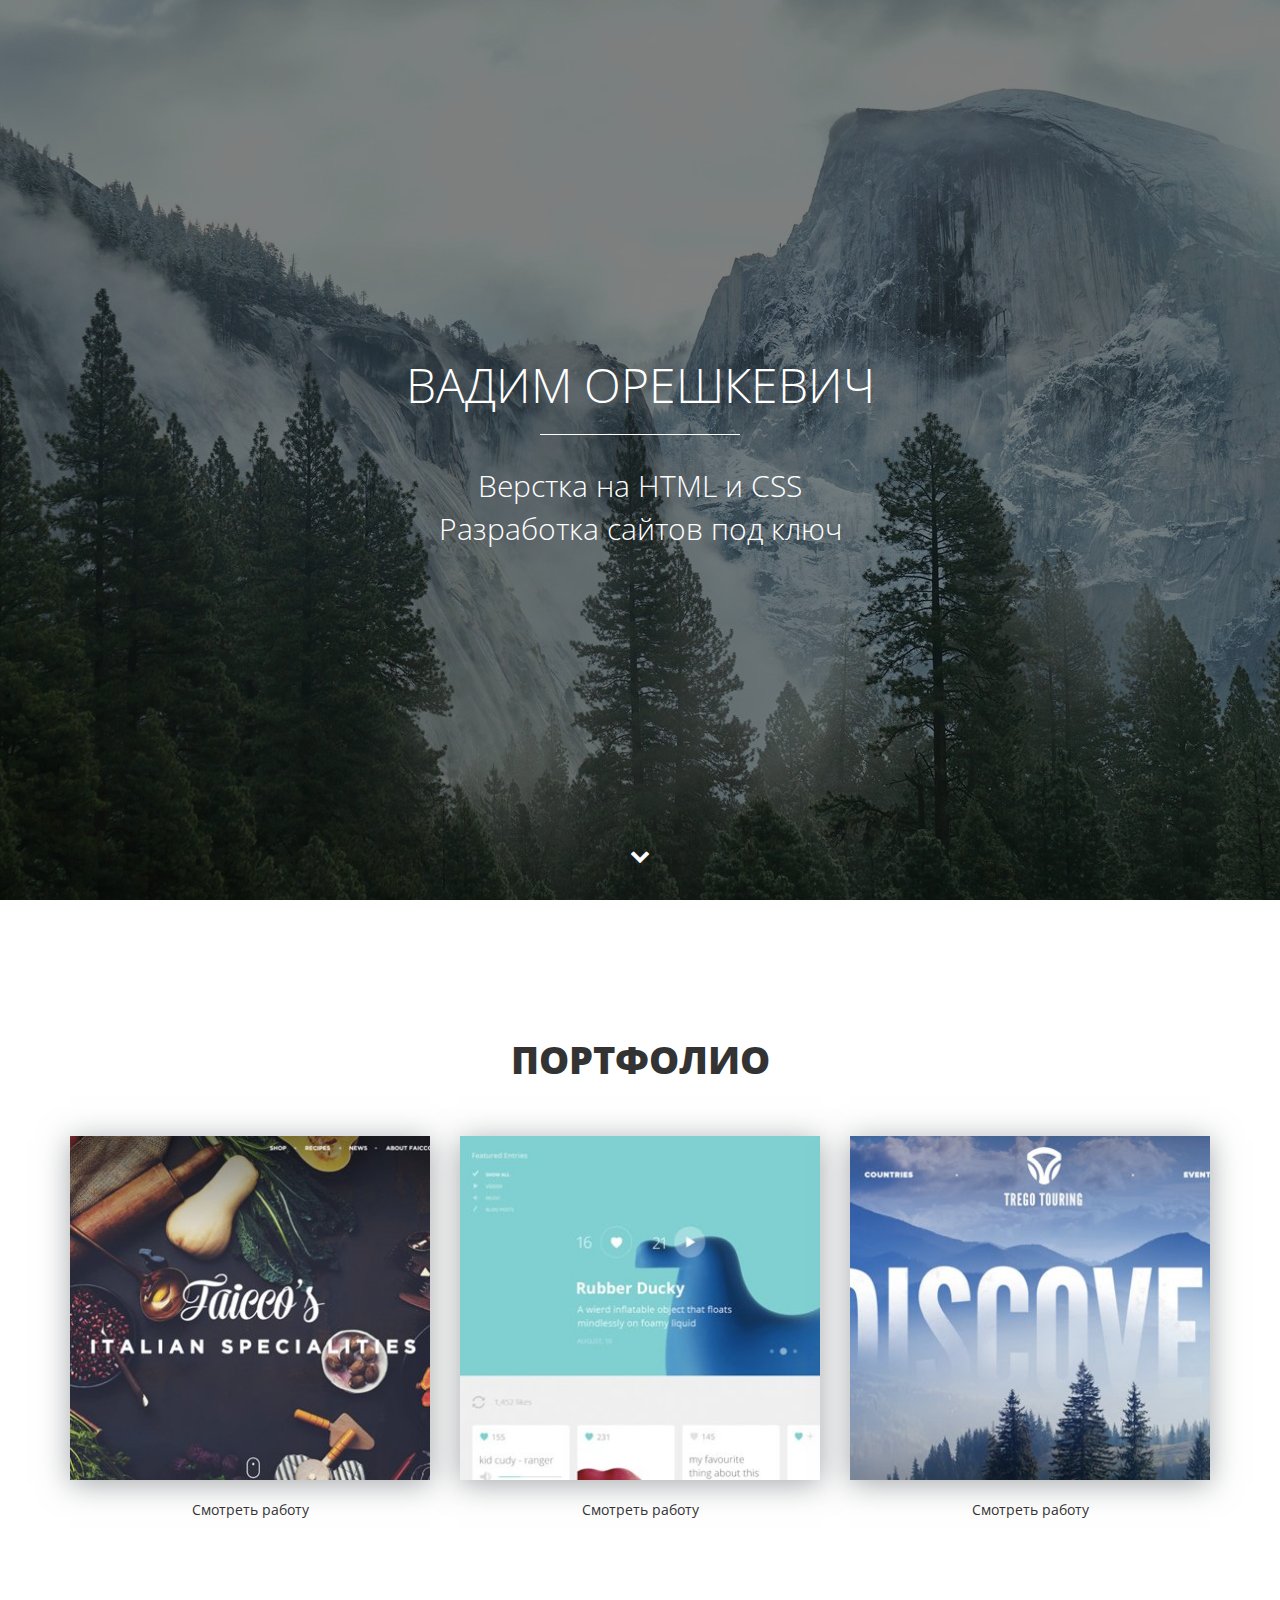
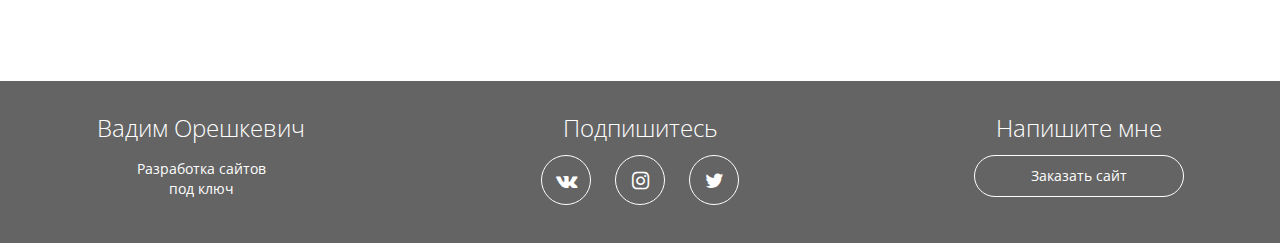
<file: index.html>
<!DOCTYPE html>
<html lang="ru">
  <head>
    <meta charset="utf-8">
    <meta http-equiv="X-UA-Compatible" content="IE=edge">
    <meta name="viewport" content="width=device-width, initial-scale=1">
    <!--meta для соцсетей-->
    <meta property="og:url" content="">
    <meta property="og:type" content="website">
    <meta property="og:title" content="Артем Исламов - верстка сайтов на HTML и CSS">
    <meta property="og:image" content="">
    <meta property="og:description" content="Закажите разработку сайта без посредников от 5 990 рублей">
    <meta property="og:site_name" content="Портфолио верстальщика">
    <meta property="article:author" content="Артем Исламов">
    <!--Заголовок сайта-->
    <title>Орешкевич Вадим - Портфолио</title>
    <link href="https://fonts.googleapis.com/css?family=Open+Sans:400,700&amp;subset=cyrillic" rel="stylesheet">
    <link href="css/bootstrap.min.css" rel="stylesheet">
    <link rel="stylesheet" href="css/fontello.css">
    <link rel="stylesheet" href="css/fontello-embedded.css">
    <link href="css/style.css" rel="stylesheet">
    <!-- Фавиконка-->
    <link rel="shortcut icon" type="image/x-icon" href="favicon.ico">
    <!--[if lt IE 9]>
      <script src="https://oss.maxcdn.com/html5shiv/3.7.3/html5shiv.min.js"></script>
      <script src="https://oss.maxcdn.com/respond/1.4.2/respond.min.js"></script>
    <![endif]-->
  </head>
  <body>
    <div class="main">
      <div class="main-overlay"></div>
      <div class="wrapper">
        <div class="main-header">
          <h1>Вадим Орешкевич</h1>
          <div class="main-line"></div>
          <p>Верстка на HTML и CSS </br>Разработка сайтов под ключ</p>
        </div>
        <a class="main-down" href="#portfolio"><i class="icon-down"></i></a>
      </div>
    </div>

    <div class="portfolio" id="portfolio">
      <div class="container">
        <h2 class="section-header">Портфолио</h2>
        <div class="row">
          <div class="col-md-4">
            <div class="portfolio-block">
              <img src="img/portfolio/1.jpg" alt="Работа №1">
              <a data-toggle="modal" data-work="work-1" href="#work">Смотреть работу</a>
            </div>
          </div>
          <div class="col-md-4">
            <div class="portfolio-block">
              <img src="img/portfolio/2.jpg" alt="Работа №2">
               <a data-toggle="modal" data-work="work-2" href="#work">Смотреть работу</a>
            </div>
          </div>
          <div class="col-md-4">
            <div class="portfolio-block">
              <img src="img/portfolio/3.jpg" alt="Работа №3">
               <a data-toggle="modal" data-work="work-3" href="#work">Смотреть работу</a>
            </div>
          </div>
        </div>
      </div>
    </div>

    <div class="footer">
      <div class="container">
        <div class="row">
          <div class="col-md-3">
            <strong>Вадим Орешкевич</strong>
            <p>Разработка сайтов</br> под ключ</p>
          </div>
          <div class="col-md-6">
            <strong>Подпишитесь</strong>
            <div class="social-links">
              <a href="#"><i class="icon-vk"></i></a>
              <a href="#"><i class="icon-instagram"></i></a>
              <a href="#"><i class="icon-twitter"></i></a>
            </div>
          </div>
          <div class="col-md-3">
            <strong>Напишите мне</strong>
            <a href="https://vk.me/vadim_oreshkevich" class="offer-btn">Заказать сайт</a>
          </div>
        </div>
      </div>
    </div>

    <!-- Всплывающие окна -->
<div class="modal fade" id="work" role="dialog">
  <div class="modal-dialog" role="document">
    <div class="modal-content">
      <div class="modal-header">
        <button type="button" class="close" data-dismiss="modal" aria-label="Close">
          <span aria-hidden="true">&times;</span>
        </button>
         <h4 class="modal-title" >Описание проекта</h4>
      </div>
      <div class="modal-body">
        
      </div>
    </div>
  </div>
</div>
    <!-- jQuery (necessary for Bootstrap's JavaScript plugins) -->
    <script src="https://ajax.googleapis.com/ajax/libs/jquery/1.12.4/jquery.min.js"></script>
    <script src="js/bootstrap.min.js"></script>
    <script>
      $(function () {
        var link = $('a[data-toggle="modal"]');
        link.on('click',function(event) {
          var work = $(this).attr('data-work');
          var modal = $('.modal');
          modal.find('.modal-body').load('.modal-body').load(work+'.html');
        });
      });
    </script>

    <script>
      $(document).ready( function(){
      $(".slowly").on("click", function(event){
      event.preventDefault();
      var id = $(this).attr('href'),
      top = $(id).offset().top;
      $('body,html').animate({scrollTop: top}, 800);

    });
    });
    </script>
  </body>
</html>
</file>
<file: css/fontello.css>
@font-face {
  font-family: 'fontello';
  src: url('../font/fontello.eot?21035309');
  src: url('../font/fontello.eot?21035309#iefix') format('embedded-opentype'),
       url('../font/fontello.woff2?21035309') format('woff2'),
       url('../font/fontello.woff?21035309') format('woff'),
       url('../font/fontello.ttf?21035309') format('truetype'),
       url('../font/fontello.svg?21035309#fontello') format('svg');
  font-weight: normal;
  font-style: normal;
}
/* Chrome hack: SVG is rendered more smooth in Windozze. 100% magic, uncomment if you need it. */
/* Note, that will break hinting! In other OS-es font will be not as sharp as it could be */
/*
@media screen and (-webkit-min-device-pixel-ratio:0) {
  @font-face {
    font-family: 'fontello';
    src: url('../font/fontello.svg?21035309#fontello') format('svg');
  }
}
*/
 
 [class^="icon-"]:before, [class*=" icon-"]:before {
  font-family: "fontello";
  font-style: normal;
  font-weight: normal;
  speak: none;
 
  display: inline-block;
  text-decoration: inherit;
  width: 1em;
  margin-right: .2em;
  text-align: center;
  /* opacity: .8; */
 
  /* For safety - reset parent styles, that can break glyph codes*/
  font-variant: normal;
  text-transform: none;
 
  /* fix buttons height, for twitter bootstrap */
  line-height: 1em;
 
  /* Animation center compensation - margins should be symmetric */
  /* remove if not needed */
  margin-left: .2em;
 
  /* you can be more comfortable with increased icons size */
  /* font-size: 120%; */
 
  /* Font smoothing. That was taken from TWBS */
  -webkit-font-smoothing: antialiased;
  -moz-osx-font-smoothing: grayscale;
 
  /* Uncomment for 3D effect */
  /* text-shadow: 1px 1px 1px rgba(127, 127, 127, 0.3); */
}
 
.icon-down:before { content: '\e800'; } /* '' */
.icon-twitter:before { content: '\f099'; } /* '' */
.icon-instagram:before { content: '\f16d'; } /* '' */
.icon-vk:before { content: '\f189'; } /* '' */
</file>
<file: css/fontello-embedded.css>
@font-face {
  font-family: 'fontello';
  src: url('../font/fontello.eot?10736668');
  src: url('../font/fontello.eot?10736668#iefix') format('embedded-opentype'),
       url('../font/fontello.svg?10736668#fontello') format('svg');
  font-weight: normal;
  font-style: normal;
}
@font-face {
  font-family: 'fontello';
  src: url('[data-uri]') format('woff'),
       url('[data-uri]') format('truetype');
}
/* Chrome hack: SVG is rendered more smooth in Windozze. 100% magic, uncomment if you need it. */
/* Note, that will break hinting! In other OS-es font will be not as sharp as it could be */
/*
@media screen and (-webkit-min-device-pixel-ratio:0) {
  @font-face {
    font-family: 'fontello';
    src: url('../font/fontello.svg?10736668#fontello') format('svg');
  }
}
*/
 
 [class^="icon-"]:before, [class*=" icon-"]:before {
  font-family: "fontello";
  font-style: normal;
  font-weight: normal;
  speak: none;
 
  display: inline-block;
  text-decoration: inherit;
  width: 1em;
  margin-right: .2em;
  text-align: center;
  /* opacity: .8; */
 
  /* For safety - reset parent styles, that can break glyph codes*/
  font-variant: normal;
  text-transform: none;
     
  /* fix buttons height, for twitter bootstrap */
  line-height: 1em;
 
  /* Animation center compensation - margins should be symmetric */
  /* remove if not needed */
  margin-left: .2em;
 
  /* you can be more comfortable with increased icons size */
  /* font-size: 120%; */
 
  /* Uncomment for 3D effect */
  /* text-shadow: 1px 1px 1px rgba(127, 127, 127, 0.3); */
}
.icon-down:before { content: '\e800'; } /* '' */
.icon-twitter:before { content: '\f099'; } /* '' */
.icon-instagram:before { content: '\f16d'; } /* '' */
.icon-vk:before { content: '\f189'; } /* '' */
</file>
<file: css/style.css>
body{
	font-family: "Open Sans", sans-serif;
}
html{
	font-size: 10px;
}
a:active, a:visited, a:focus{
	outline: none;
	text-decoration: none;

}
.wrapper{
	display: table-cell;
	vertical-align: middle;
	
	
}
.main{
	position: relative;
	width: 100%;
	display: table;
	text-align: center;
	color: #fff;
	height: 100vh;
	background: #000 url(../img/main-bg.jpg) center center no-repeat;
}
.main p{
	font-size: 3rem;
	font-weight: 300;
}
.main-overlay{
	position: absolute;
	z-index: 1;
	width: 100%;
	height: 100%;
	background-color: rgba(0,0,0,0.5);
	
}
.main-header{
	position: relative;
	z-index: 2;
		
}
.main h1{
	margin-bottom: 1.4rem;
	font-weight: 300;
	text-transform: uppercase;
	font-size: 4.8rem
}
.main-line{
	width: 200px;
	height: 1px;
	background-color: #fff;
	margin: 0 auto;

}
.main-down{
	position: absolute;
	bottom: 2rem;
	display: inline-block;
	font-size: 2rem;  
	left: 50%;
	width: 50px;
	margin-left: -25px;
	height: 50px;
	border-radius: 50%;
	border: 1px solid transparent; 
	color: #fff;
	z-index: 4;
	line-height: 50px;
	transition: 0.2s;
}
.main-down:hover {
	color: #fff;
	border-color: #fff;
}
/*Секция с портфолио*/
.section-header{
	text-transform: uppercase;
	font-weight: 800;
	font-size: 3.8rem;
	margin-bottom: 5rem;
}
.portfolio{
	text-align: center;
	padding: 10rem 0px;
}
.portfolio img{
	width: 100%;
	max-width: 360px;
	 box-shadow: 0px 4px 29px 0px rgba(87, 92, 97, 0.54);
}
.portfolio a{
display: block;
margin: 2rem auto 6rem auto;
color: #333;
width: 17rem;
border-bottom: 1px solid transparent;
}
.portfolio a:hover{
	text-decoration: none;
	border-bottom: 1px dotted #333;
}
/*Секция - подвал*/
.footer{
	background-color: #646464;
	color: #fff;
	text-align: center;
	padding: 3rem 0;
}
.footer strong{
	font-weight: 300;
	font-size: 2.4rem;
}
.social-links{
	margin-top: 1rem;
}
.social-links a{
	width: 5rem;
	height: 5rem;
	line-height: 5rem;
	display: inline-block;
	color: #fff;
	border: solid 1px #fff;
	border-radius: 50%;
	margin-left: 1rem;
	margin-right: 1rem;
	font-size: 2rem;
	transition: 0.2s;
}
.social-links a:hover{
	background-color: #fff;
	color: #646464;
}
.offer-btn{
	display: block;
	width: 80%;
	min-width: 200px;
	margin: 1rem auto;
	border: 1px solid #fff;
	padding-top: 1rem;
	padding-bottom: 1rem;
	color: #fff;
	border-radius: 100px;
	transition: 0.2s;
}
.offer-btn:hover{
	text-decoration: none;
	background-color: #fff;
	color: #646464;

}
.modal img{
	width: 100%;
}
.modal-title{
	font-weight: 800;
	font-size: 2rem;
}
.modal-btn{
	display: inline-block;
	border: 1px solid #333;
	padding: 10px 20px;
	color: #333;
	border-radius: 5px;
}
.modal-btn:hover{
background-color: #333;
color: #fff;
text-decoration: none;
}
.close{
	background-color: transparent;
	border: none;
	font-size: 2.5rem;
	position: absolute;
	right: 2rem;
	top: 1rem;


}
@media(min-width: 0px) and (max-width: 767px) {
	html{
		font-size: 7px;
	}
	.footer strong{
		margin-top: 3rem 0 2rem;
		display: inline-block;

	}
	.offer-btn{
	
 	}
	.social-links a{
		font-size: 1.5rem;
	}
}

@media(min-width: 768px) and (max-width: 991px){
	.footer strong{
		margin-top: 3rem 0 2rem;
		display: inline-block;

	}
}
</file>
